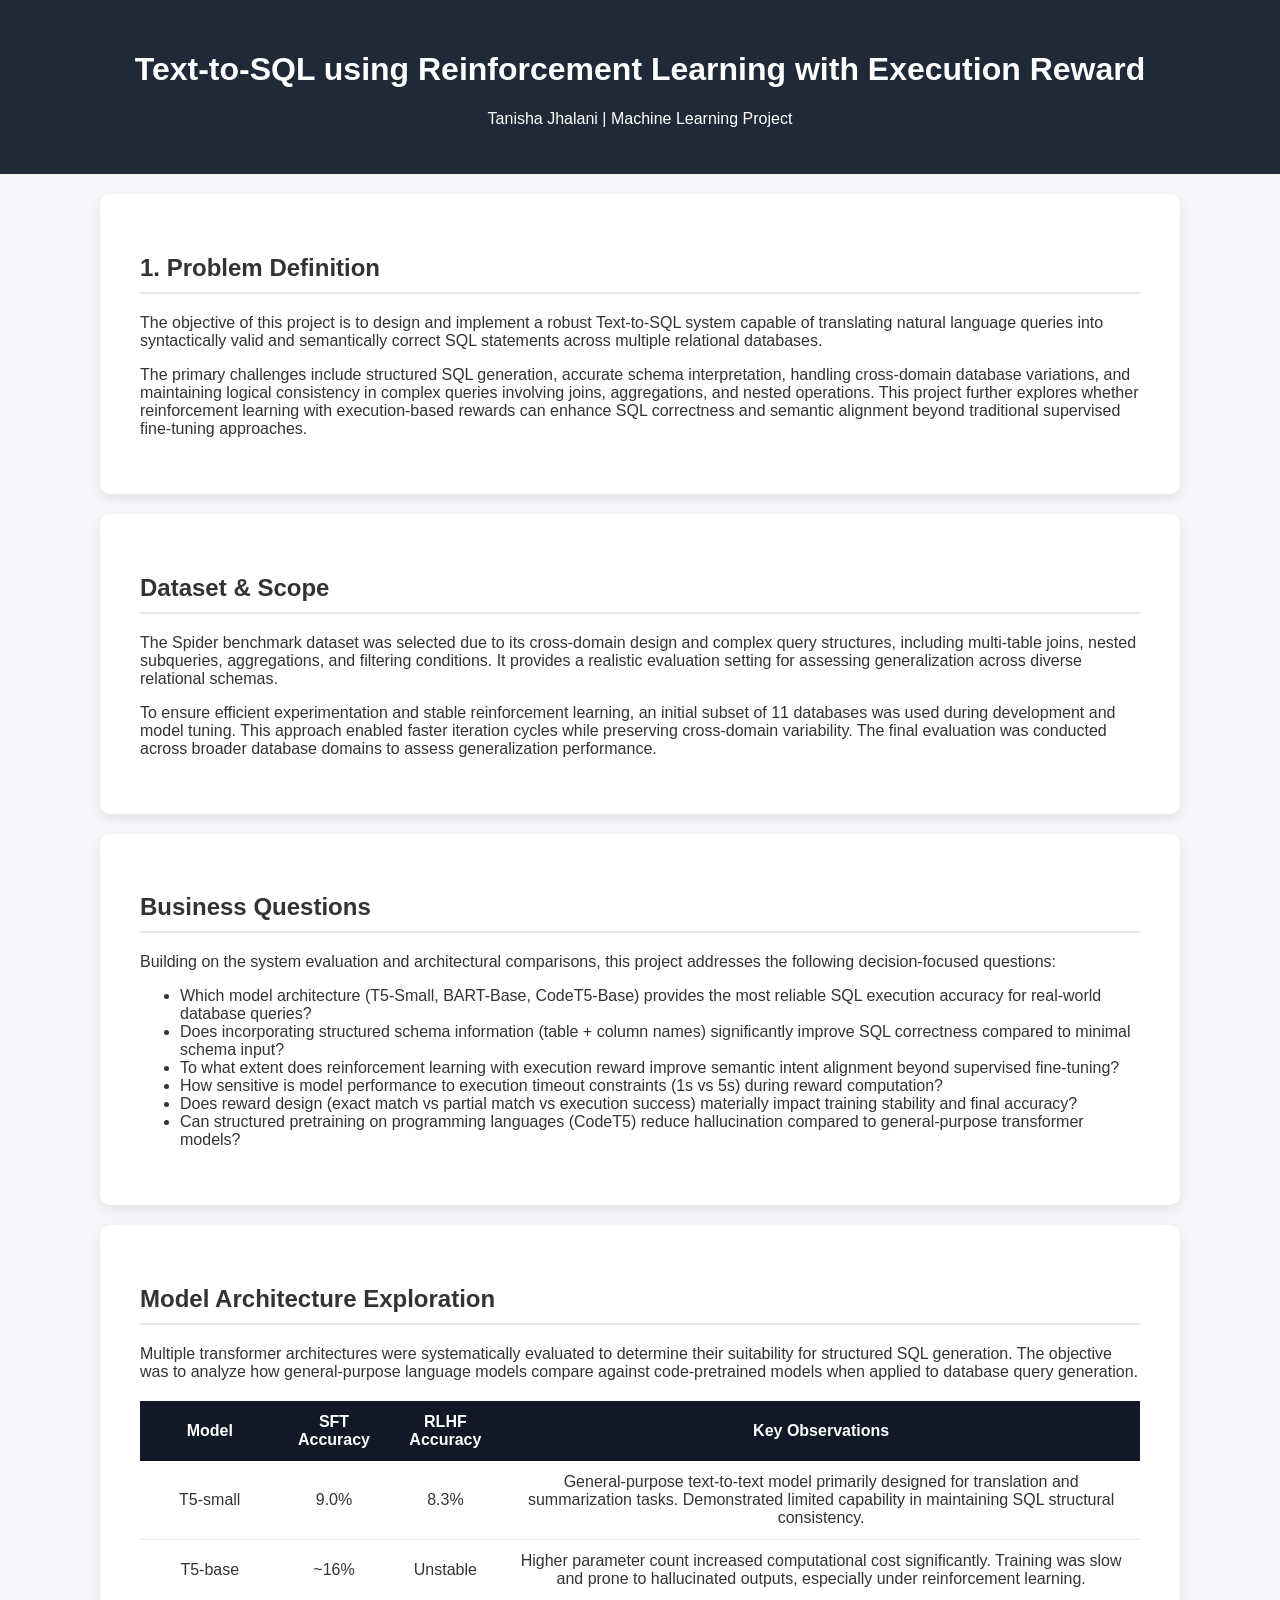
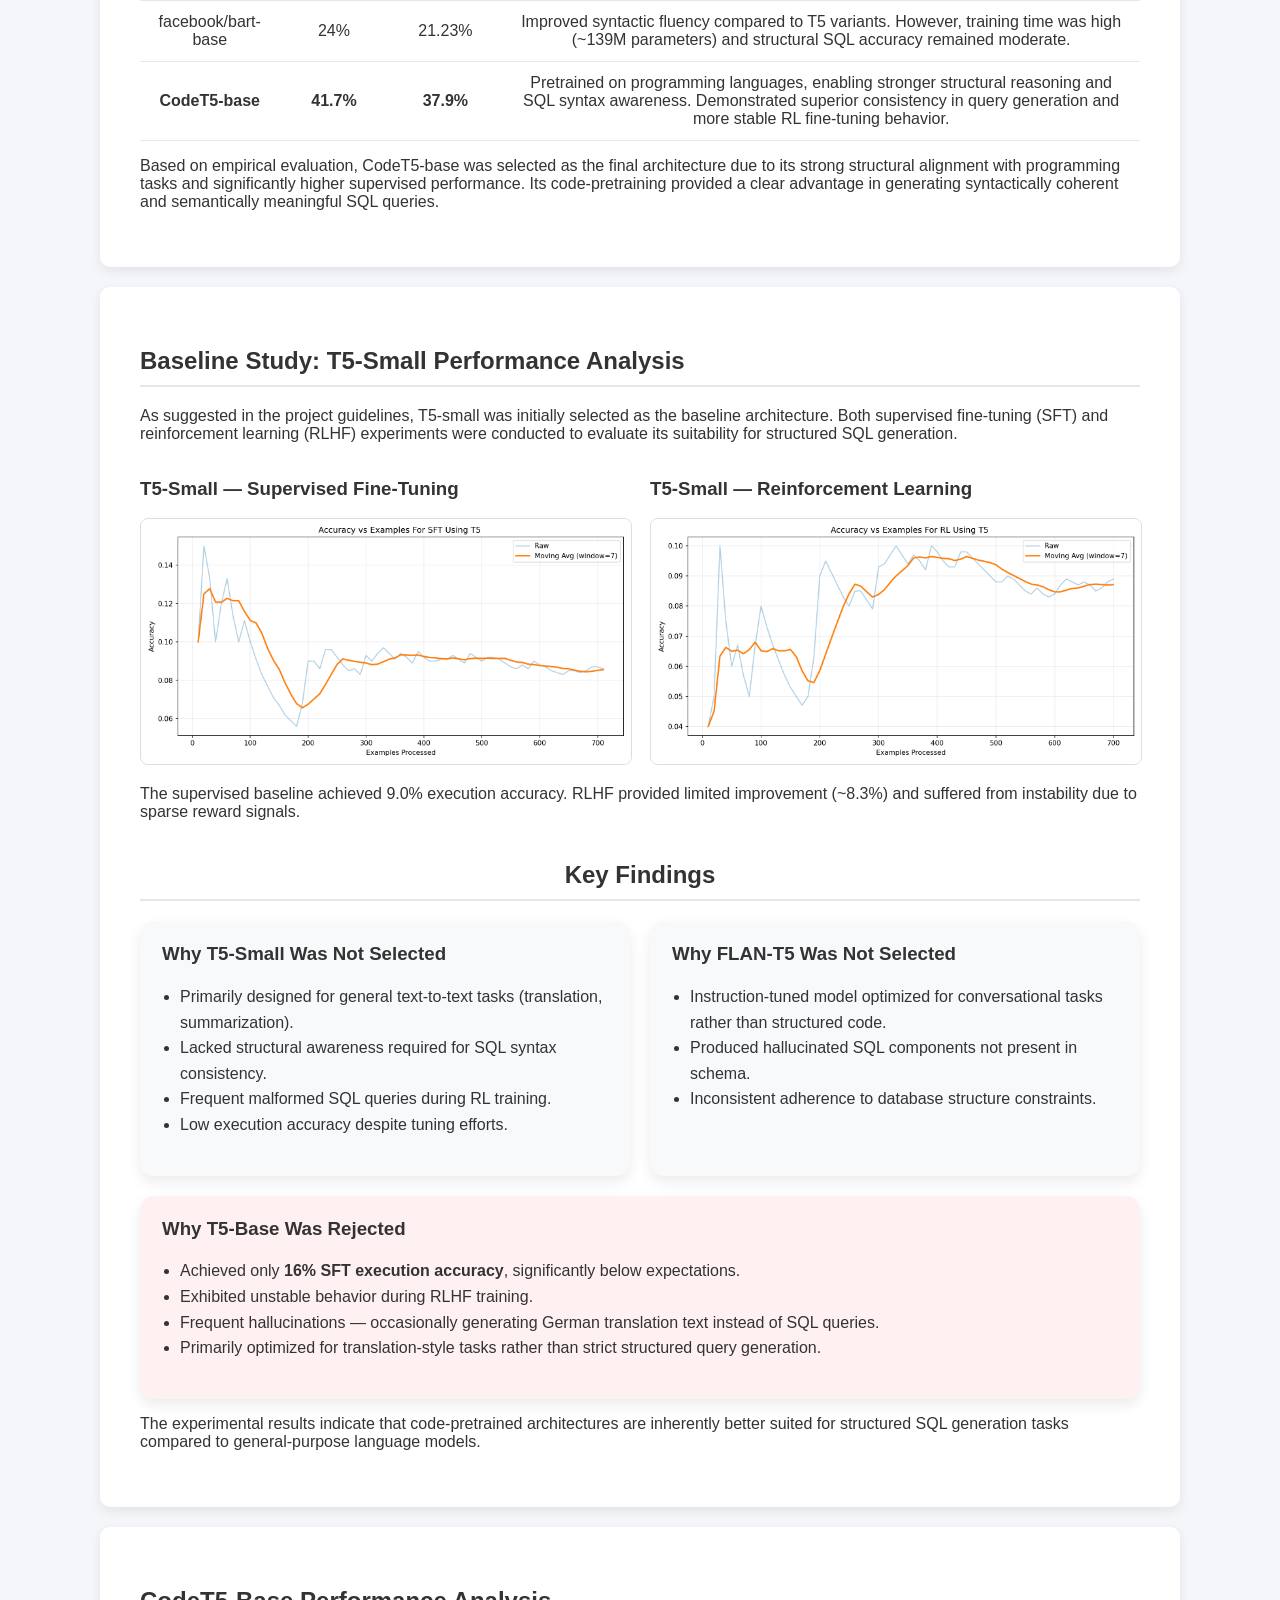
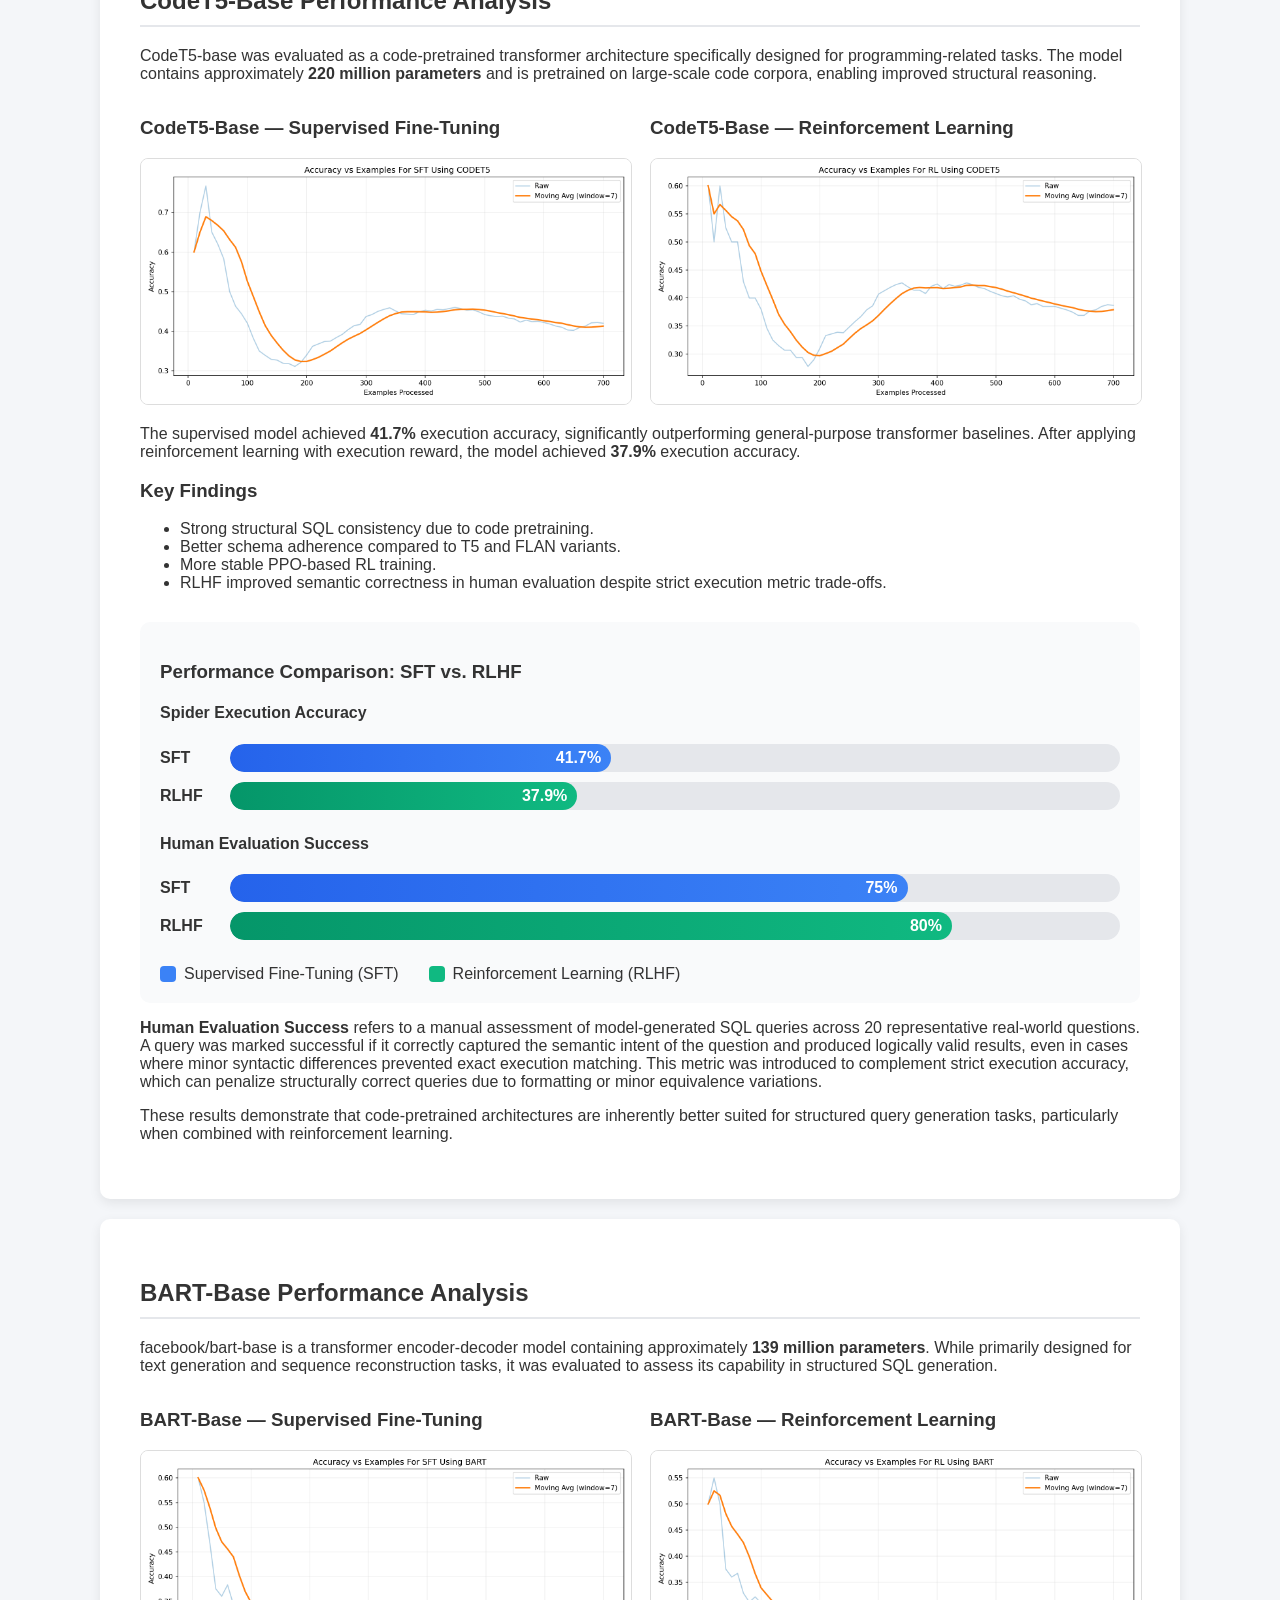
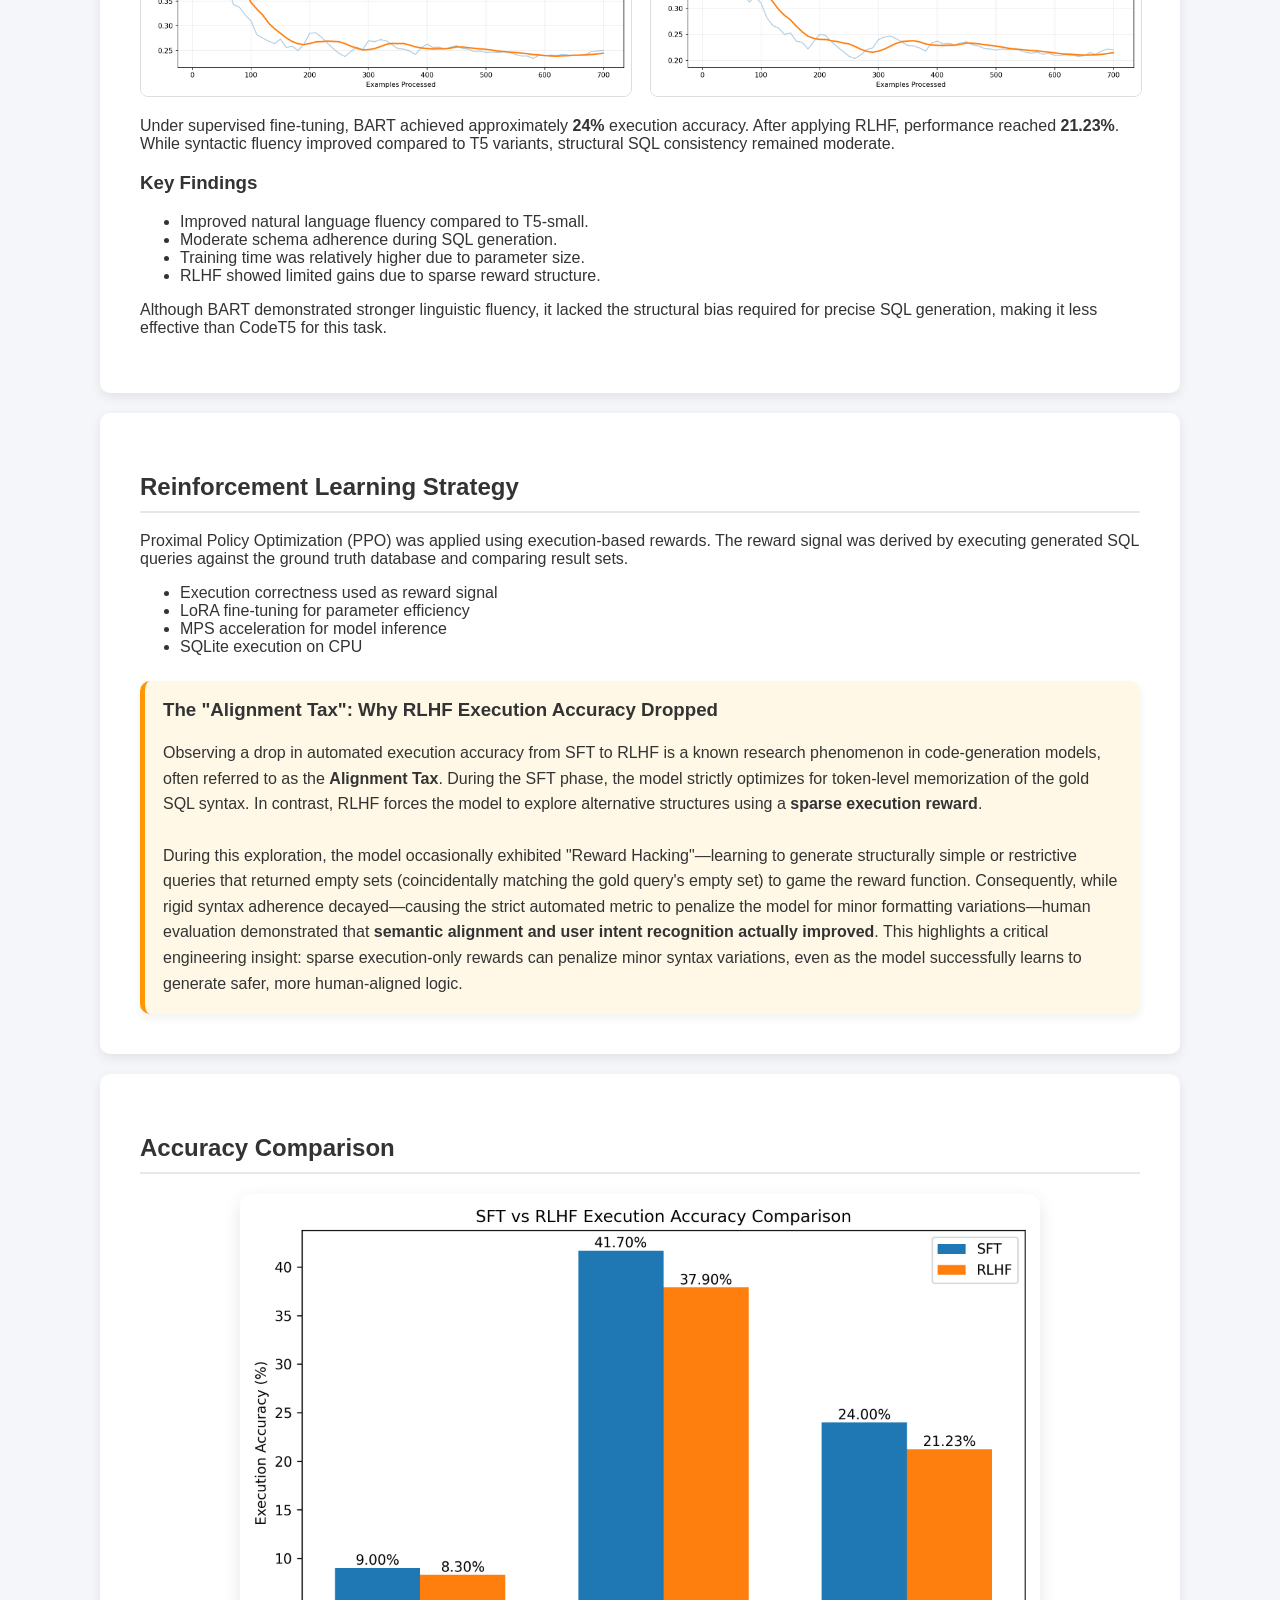
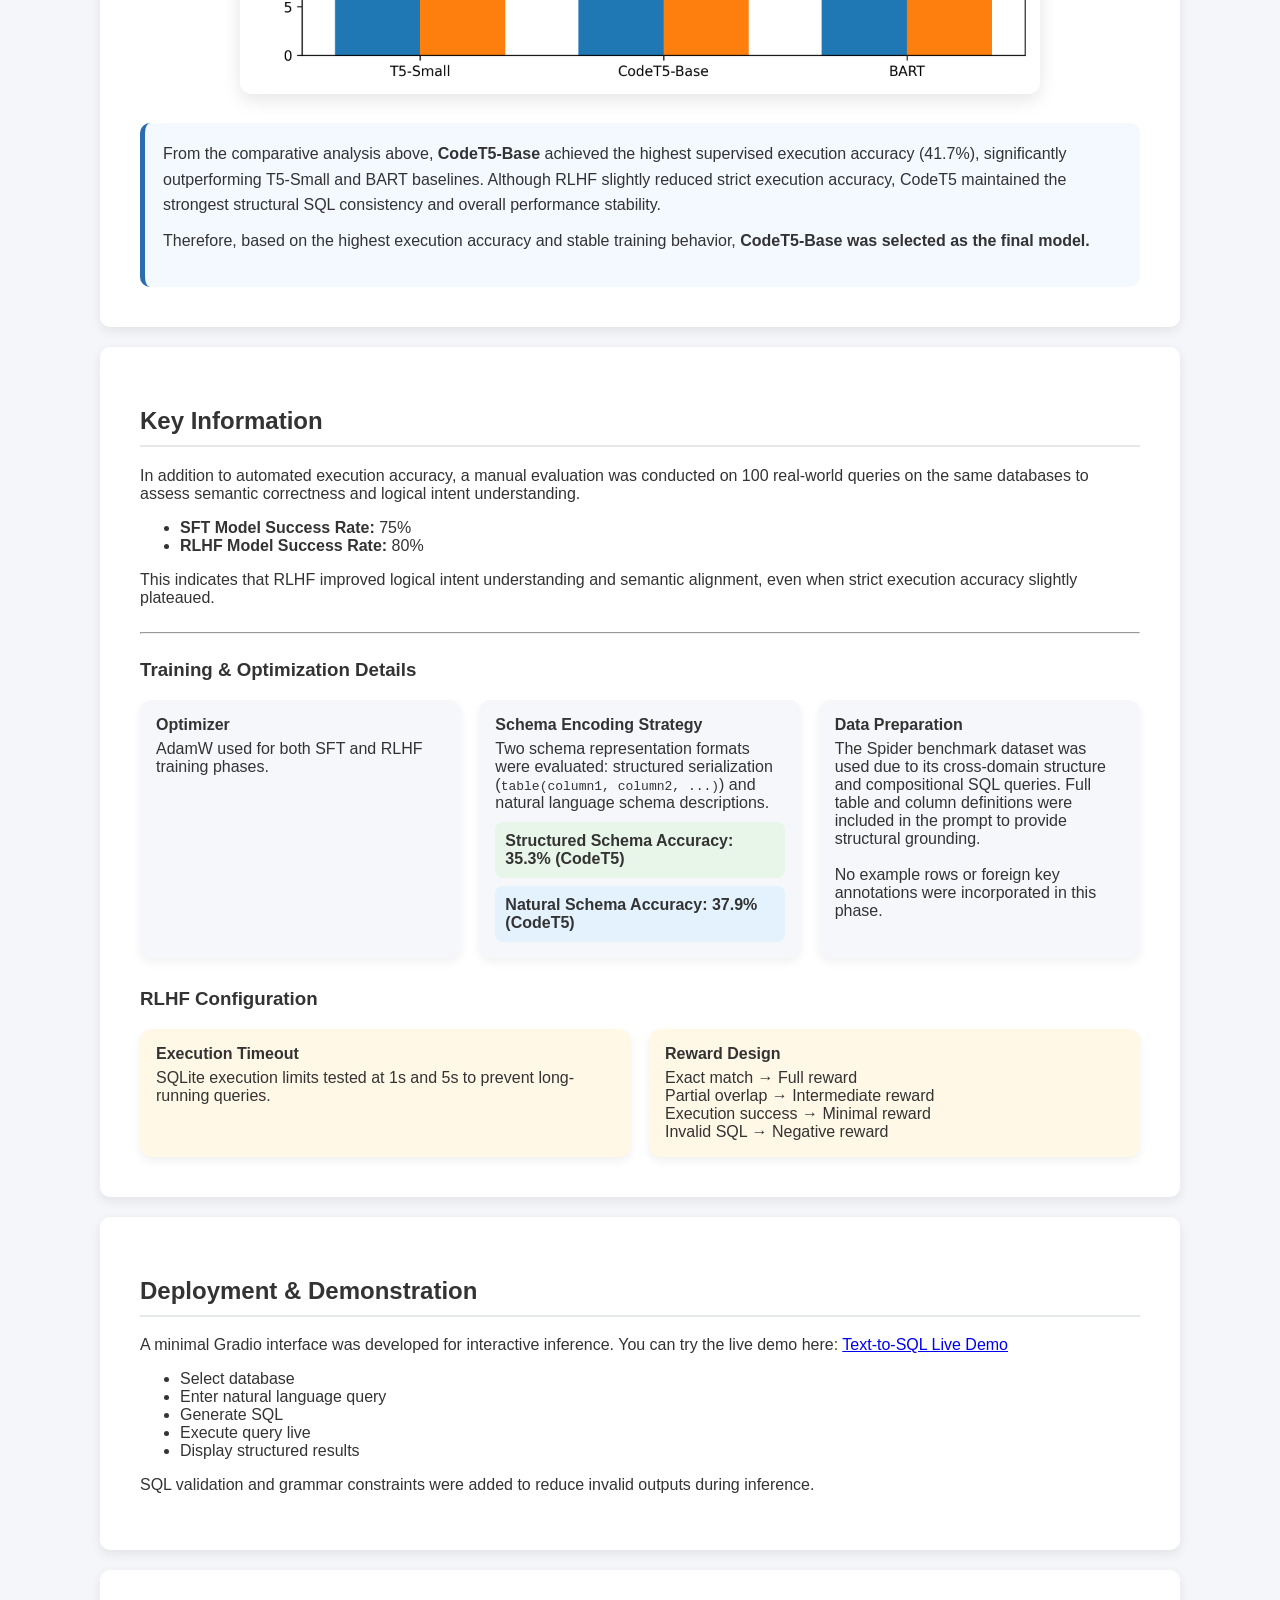
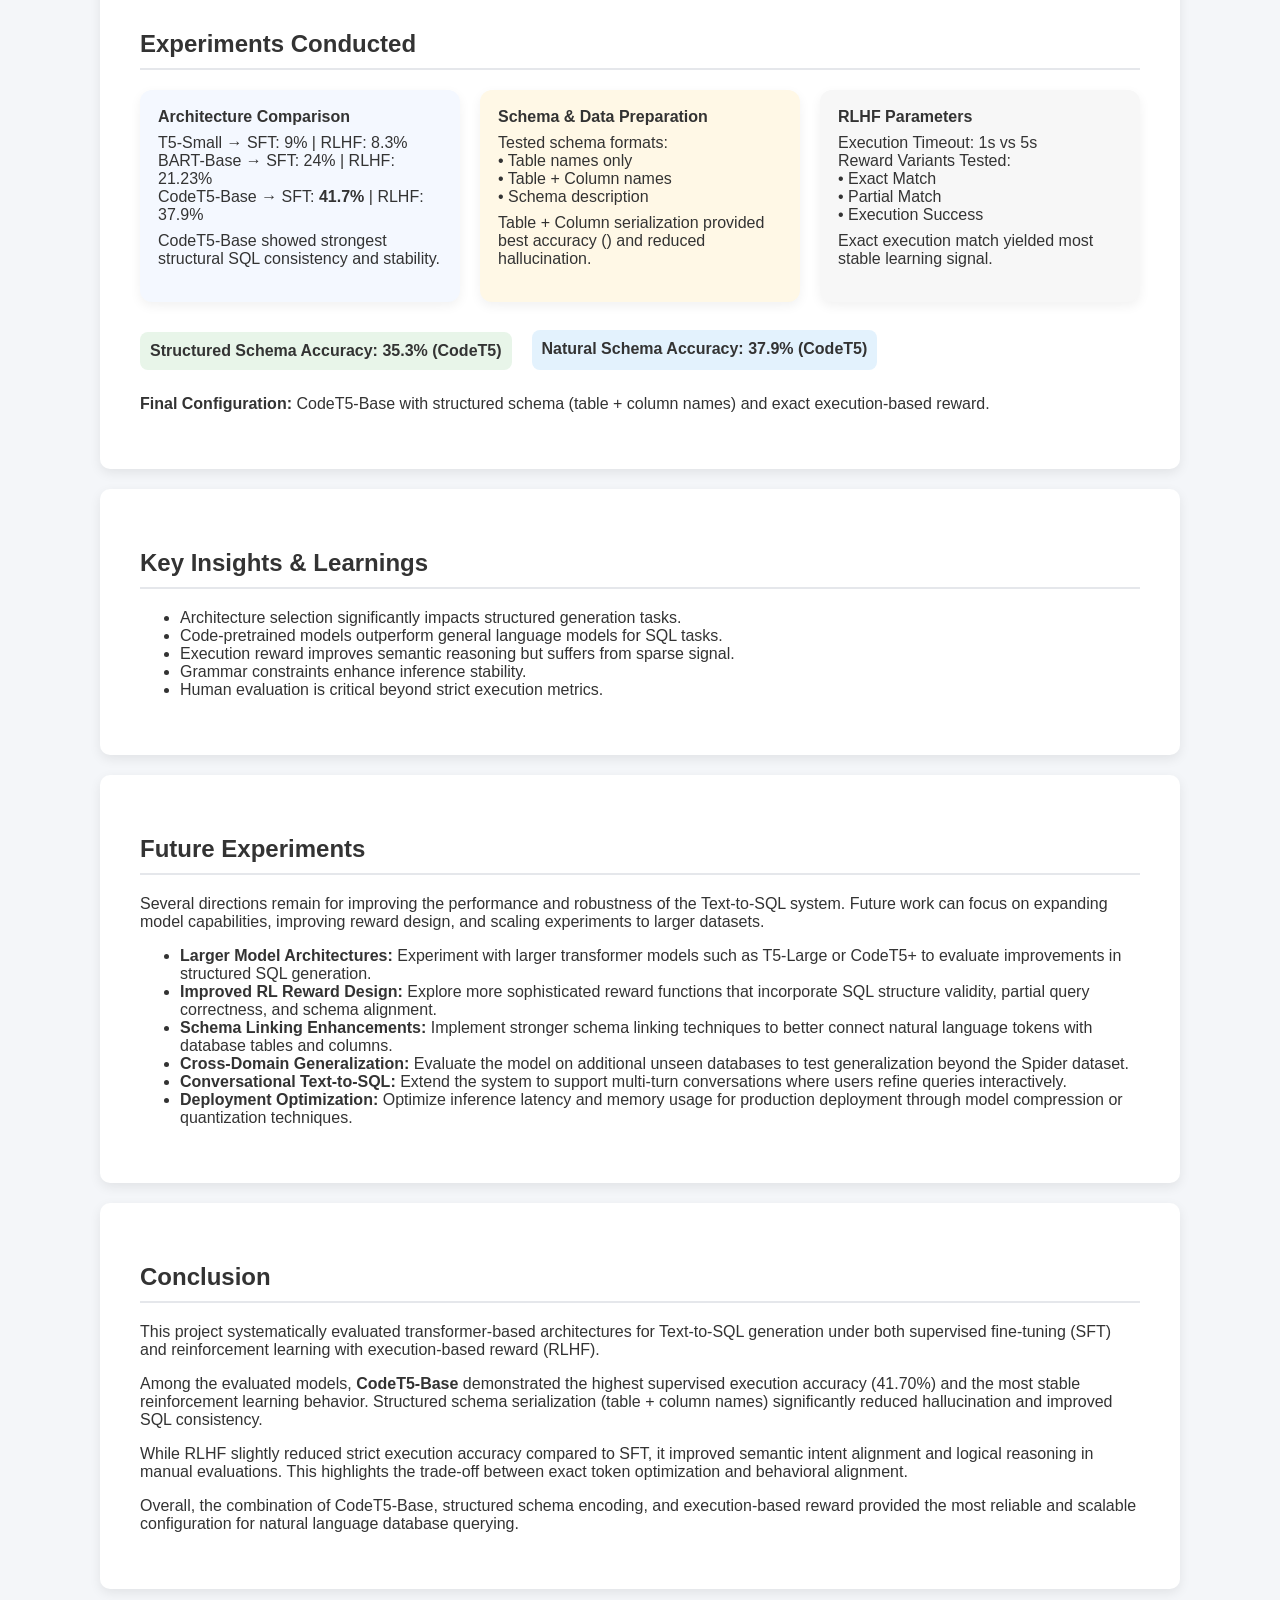
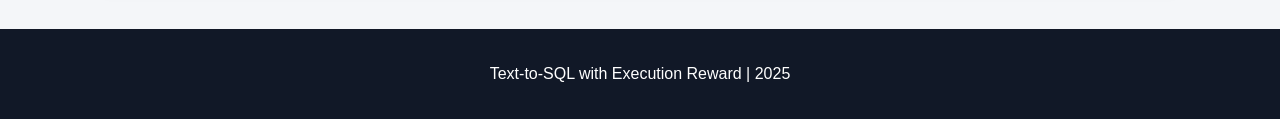
<file: docs/index.html>
<!-- <!DOCTYPE html>
<html lang="en">
<head>
    <meta charset="UTF-8">
    <meta name="viewport" content="width=device-width, initial-scale=1.0">
    <title>Results & Discussion</title>
    <link rel="stylesheet" href="style.css">
</head>
<body>
    <div class="report-container">
        <h1>Results & Discussion</h1>
        
        <h2>Effect of Reinforcement Learning from Execution Feedback</h2>
        <p>We compared three models: Base CodeT5, Supervised Fine-Tuned (SFT), and RLHF-trained model.</p>

        <table class="results-table">
            <thead>
                <tr>
                    <th>Model</th>
                    <th>Spider Execution Accuracy</th>
                    <th>Human Query Success Rate</th>
                </tr>
            </thead>
            <tbody>
                <tr>
                    <td>Base Model</td>
                    <td>0%</td>
                    <td>0%</td>
                </tr>
                <tr>
                    <td>SFT Model</td>
                    <td>45%</td>
                    <td>75%</td>
                </tr>
                <tr class="highlight-row">
                    <td><strong>RLHF Model</strong></td>
                    <td><strong>38%</strong></td>
                    <td><strong>80%</strong></td>
                </tr>
            </tbody>
        </table>

        <p>Although the RLHF model shows lower Spider benchmark accuracy than the SFT model, it achieves higher success on real user queries.</p>
        
        <p>This happens because the Spider benchmark measures exact query matching, while RLHF optimizes for executable correctness. The RLHF model learns to generate safer and simpler SQL queries that successfully run on databases even if they differ syntactically from ground truth queries.</p>
        
        <p>Therefore, RLHF improves practical usability despite reducing benchmark similarity scores.</p>
        
        <div class="takeaway-box">
            <p>This demonstrates an important real-world property of reinforcement learning for language models: <strong>optimizing for task success can outperform optimizing for dataset similarity.</strong></p>
        </div>

        <div class="chart-container">
            <h3>Performance Comparison: SFT vs. RLHF</h3>
            
            <div class="chart-section">
                <h4>Spider Accuracy</h4>
                <div class="bar-row">
                    <span class="bar-label">SFT</span>
                    <div class="bar-track">
                        <div class="bar sft-bar" style="width: 45%;">45%</div>
                    </div>
                </div>
                <div class="bar-row">
                    <span class="bar-label">RLHF</span>
                    <div class="bar-track">
                        <div class="bar rlhf-bar" style="width: 38%;">38%</div>
                    </div>
                </div>
            </div>

            <div class="chart-section">
                <h4>Human Success</h4>
                <div class="bar-row">
                    <span class="bar-label">SFT</span>
                    <div class="bar-track">
                        <div class="bar sft-bar" style="width: 75%;">75%</div>
                    </div>
                </div>
                <div class="bar-row">
                    <span class="bar-label">RLHF</span>
                    <div class="bar-track">
                        <div class="bar rlhf-bar" style="width: 80%;">80%</div>
                    </div>
                </div>
            </div>
            
            <div class="chart-legend">
                <div class="legend-item"><span class="color-box sft-box"></span> SFT Model</div>
                <div class="legend-item"><span class="color-box rlhf-box"></span> RLHF Model</div>
            </div>
        </div>
    </div>
</body>
</html> -->

<!DOCTYPE html>
<html lang="en">
<head>
    <meta charset="UTF-8">
    <title>Text-to-SQL using Reinforcement Learning with Execution Reward</title>
    <link rel="stylesheet" href="./style.css">
</head>
<body>

<header>
    <h1>Text-to-SQL using Reinforcement Learning with Execution Reward</h1>
    <p>Tanisha Jhalani | Machine Learning Project</p>
</header>

<section>
    <h2>1. Problem Definition</h2>
    <p>
    The objective of this project is to design and implement a robust Text-to-SQL system 
    capable of translating natural language queries into syntactically valid and 
    semantically correct SQL statements across multiple relational databases.
</p>

<p>
    The primary challenges include structured SQL generation, accurate schema interpretation, 
    handling cross-domain database variations, and maintaining logical consistency in complex 
    queries involving joins, aggregations, and nested operations. This project further explores 
    whether reinforcement learning with execution-based rewards can enhance SQL correctness 
    and semantic alignment beyond traditional supervised fine-tuning approaches.
</p>
</section>

<section>
    <h2> Dataset & Scope</h2>
    <p>
    The Spider benchmark dataset was selected due to its cross-domain design and 
    complex query structures, including multi-table joins, nested subqueries, 
    aggregations, and filtering conditions. It provides a realistic evaluation 
    setting for assessing generalization across diverse relational schemas.
</p>

<p>
    To ensure efficient experimentation and stable reinforcement learning, an initial 
    subset of 11 databases was used during development and model tuning. This approach 
    enabled faster iteration cycles while preserving cross-domain variability. 
    The final evaluation was conducted across broader database domains to assess 
    generalization performance.
</p>
</section>
<section>

    <h2>Business Questions</h2>

    <p>
        Building on the system evaluation and architectural comparisons, this project 
        addresses the following decision-focused questions:
    </p>

    <ul>
        <li>
            Which model architecture (T5-Small, BART-Base, CodeT5-Base) provides 
            the most reliable SQL execution accuracy for real-world database queries?
        </li>

        <li>
            Does incorporating structured schema information (table + column names) 
            significantly improve SQL correctness compared to minimal schema input?
        </li>

        <li>
            To what extent does reinforcement learning with execution reward improve 
            semantic intent alignment beyond supervised fine-tuning?
        </li>

        <li>
            How sensitive is model performance to execution timeout constraints 
            (1s vs 5s) during reward computation?
        </li>

        <li>
            Does reward design (exact match vs partial match vs execution success) 
            materially impact training stability and final accuracy?
        </li>

        <li>
            Can structured pretraining on programming languages (CodeT5) 
            reduce hallucination compared to general-purpose transformer models?
        </li>
    </ul>

</section>
<section>
    <h2> Model Architecture Exploration</h2>
    <p>
        Multiple transformer architectures were systematically evaluated to determine 
        their suitability for structured SQL generation. The objective was to analyze 
        how general-purpose language models compare against code-pretrained models 
        when applied to database query generation.
    </p>

    <table>
        <tr>
            <th>Model</th>
            <th>SFT Accuracy</th>
            <th>RLHF Accuracy</th>
            <th>Key Observations</th>
        </tr>
        <tr>
            <td>T5-small</td>
            <td>9.0%</td>
            <td>8.3%</td>
            <td>
                General-purpose text-to-text model primarily designed for translation 
                and summarization tasks. Demonstrated limited capability in maintaining 
                SQL structural consistency.
            </td>
        </tr>
        <tr>
            <td>T5-base</td>
            <td>~16%</td>
            <td>Unstable</td>
            <td>
                Higher parameter count increased computational cost significantly. 
                Training was slow and prone to hallucinated outputs, especially under 
                reinforcement learning.
            </td>
        </tr>
        <tr>
            <td>facebook/bart-base</td>
            <td>24%</td>
            <td>21.23%</td>
            <td>
                Improved syntactic fluency compared to T5 variants. However, 
                training time was high (~139M parameters) and structural SQL 
                accuracy remained moderate.
            </td>
        </tr>
        <tr>
            <td><strong>CodeT5-base</strong></td>
            <td><strong>41.7%</strong></td>
            <td><strong>37.9%</strong></td>
            <td>
                Pretrained on programming languages, enabling stronger structural 
                reasoning and SQL syntax awareness. Demonstrated superior consistency 
                in query generation and more stable RL fine-tuning behavior.
            </td>
        </tr>
    </table>

    <p>
        Based on empirical evaluation, CodeT5-base was selected as the final architecture 
        due to its strong structural alignment with programming tasks and significantly 
        higher supervised performance. Its code-pretraining provided a clear advantage 
        in generating syntactically coherent and semantically meaningful SQL queries.
    </p>
</section>
<section>
    <h2>Baseline Study: T5-Small Performance Analysis</h2>

    <p>
        As suggested in the project guidelines, T5-small was initially selected 
        as the baseline architecture. Both supervised fine-tuning (SFT) and 
        reinforcement learning (RLHF) experiments were conducted to evaluate 
        its suitability for structured SQL generation.
    </p>

    <div class="plot-grid">

        <div>
            <h3>T5-Small — Supervised Fine-Tuning</h3>
            <img src="T5_SFT_ACCURACY_PLOT.png">
            
        </div>

        <div>
            <h3>T5-Small — Reinforcement Learning</h3>
            <img src="T5__SMALL_RL_ACCURACY_PLOT.png">
        </div>

    </div>

   <p>
    The supervised baseline achieved 9.0% execution accuracy. 
    RLHF provided limited improvement (~8.3%) and suffered from instability due to sparse reward signals.
</p>

    <!-- <h3>Why T5-Small Was Not Selected</h3>
    <ul>
        <li>Primarily designed for general text-to-text tasks (translation, summarization).</li>
        <li>Lacked structural awareness required for SQL syntax consistency.</li>
        <li>Frequent malformed SQL queries during RL training.</li>
        <li>Low execution accuracy despite tuning efforts.</li>
    </ul>

    <h3>Why FLAN-T5 Was Not Selected</h3>
    <ul>
        <li>Instruction-tuned model optimized for conversational tasks rather than structured code.</li>
        <li>Produced hallucinated SQL components not present in schema.</li>
        <li>Inconsistent adherence to database structure constraints.</li>
    </ul>

    <h3>Why CodeT5 Was Selected</h3>
    <ul>
        <li>Pretrained on programming languages, including structured code patterns.</li>
        <li>Demonstrated significantly stronger SQL syntax consistency.</li>
        <li>Achieved 45% SFT accuracy — substantially outperforming other baselines.</li>
        <li>More stable reinforcement learning behavior.</li>
    </ul> -->
    
<h2 style="text-align:center; margin-top:40px;">Key Findings</h2>

<div style="display:flex; gap:20px; margin-top:20px; flex-wrap:wrap;">

    <!-- T5 Small -->
    <div style="flex:1; min-width:280px; padding:22px; border-radius:14px; background:#f8f9fb; box-shadow:0 6px 14px rgba(0,0,0,0.08);">
        <h3 style="margin-top:0;">Why T5-Small Was Not Selected</h3>
        <ul style="padding-left:18px; line-height:1.6;">
            <li>Primarily designed for general text-to-text tasks (translation, summarization).</li>
            <li>Lacked structural awareness required for SQL syntax consistency.</li>
            <li>Frequent malformed SQL queries during RL training.</li>
            <li>Low execution accuracy despite tuning efforts.</li>
        </ul>
    </div>

    <!-- FLAN T5 -->
    <div style="flex:1; min-width:280px; padding:22px; border-radius:14px; background:#f8f9fb; box-shadow:0 6px 14px rgba(0,0,0,0.08);">
        <h3 style="margin-top:0;">Why FLAN-T5 Was Not Selected</h3>
        <ul style="padding-left:18px; line-height:1.6;">
            <li>Instruction-tuned model optimized for conversational tasks rather than structured code.</li>
            <li>Produced hallucinated SQL components not present in schema.</li>
            <li>Inconsistent adherence to database structure constraints.</li>
        </ul>
    </div>

    <!-- T5 Base -->
    <div style="flex:1; min-width:280px; padding:22px; border-radius:14px; background:#fff1f1; box-shadow:0 6px 14px rgba(0,0,0,0.08);">
        <h3 style="margin-top:0;">Why T5-Base Was Rejected</h3>
        <ul style="padding-left:18px; line-height:1.6;">
            <li>Achieved only <strong>16% SFT execution accuracy</strong>, significantly below expectations.</li>
            <li>Exhibited unstable behavior during RLHF training.</li>
            <li>Frequent hallucinations — occasionally generating German translation text instead of SQL queries.</li>
            <li>Primarily optimized for translation-style tasks rather than strict structured query generation.</li>
        </ul>
    </div>

</div>
    <p>
        The experimental results indicate that code-pretrained architectures are 
        inherently better suited for structured SQL generation tasks compared to 
        general-purpose language models.
    </p>

</section>
<section>
    <h2> CodeT5-Base Performance Analysis</h2>

    <p>
        CodeT5-base was evaluated as a code-pretrained transformer architecture 
        specifically designed for programming-related tasks. The model contains 
        approximately <strong>220 million parameters</strong> and is pretrained on 
        large-scale code corpora, enabling improved structural reasoning.
    </p>
 
    <div class="plot-grid">

        <div>
            <h3>CodeT5-Base — Supervised Fine-Tuning</h3>
            <img src="./CODET5_SFT_ACCURACY_PLOT.png">
        </div>

        <div>
            <h3>CodeT5-Base — Reinforcement Learning</h3>
            <img src="CODET5__SMALL_RL_ACCURACY_PLOT.png">
        </div>

    </div>

    <p>
        The supervised model achieved <strong>41.7%</strong> execution accuracy, 
        significantly outperforming general-purpose transformer baselines. 
        After applying reinforcement learning with execution reward, the model 
        achieved <strong>37.9%</strong> execution accuracy.
    </p>

    <h3>Key Findings</h3>

<ul>
    <li>Strong structural SQL consistency due to code pretraining.</li>
    <li>Better schema adherence compared to T5 and FLAN variants.</li>
    <li>More stable PPO-based RL training.</li>
    <li>RLHF improved semantic correctness in human evaluation despite strict execution metric trade-offs.</li>
</ul>

<div class="chart-container">
    <h3>Performance Comparison: SFT vs. RLHF</h3>
    
    <div class="chart-section">
        <h4>Spider Execution Accuracy</h4>

        <div class="bar-row">
            <span class="bar-label">SFT</span>
            <div class="bar-track">
                <div class="bar sft-bar" style="width: 41.7%;">41.7%</div>
            </div>
        </div>

        <div class="bar-row">
            <span class="bar-label">RLHF</span>
            <div class="bar-track">
                <div class="bar rlhf-bar" style="width: 37.9%;">37.9%</div>
            </div>
        </div>
    </div>

    <div class="chart-section">
        <h4>Human Evaluation Success</h4>

        <div class="bar-row">
            <span class="bar-label">SFT</span>
            <div class="bar-track">
                <div class="bar sft-bar" style="width: 75%;">75%</div>
            </div>
        </div>

        <div class="bar-row">
            <span class="bar-label">RLHF</span>
            <div class="bar-track">
                <div class="bar rlhf-bar" style="width: 80%;">80%</div>
            </div>
        </div>
    </div>
    
    <div class="chart-legend">
        <div class="legend-item">
            <span class="color-box sft-box"></span> Supervised Fine-Tuning (SFT)
        </div>
        <div class="legend-item">
            <span class="color-box rlhf-box"></span> Reinforcement Learning (RLHF)
        </div>
    </div>
</div>
<p>
    <strong>Human Evaluation Success</strong> refers to a manual assessment of model-generated 
    SQL queries across 20 representative real-world questions. A query was marked successful 
    if it correctly captured the semantic intent of the question and produced logically valid 
    results, even in cases where minor syntactic differences prevented exact execution matching. 
    This metric was introduced to complement strict execution accuracy, which can penalize 
    structurally correct queries due to formatting or minor equivalence variations.
</p>
    <p>
        These results demonstrate that code-pretrained architectures are 
        inherently better suited for structured query generation tasks, 
        particularly when combined with reinforcement learning.
    </p>

</section>
<section>
    <h2> BART-Base Performance Analysis</h2>

    <p>
        facebook/bart-base is a transformer encoder-decoder model containing 
        approximately <strong>139 million parameters</strong>. While primarily 
        designed for text generation and sequence reconstruction tasks, it was 
        evaluated to assess its capability in structured SQL generation.
    </p>

    <div class="plot-grid">

        <div>
            <h3>BART-Base — Supervised Fine-Tuning</h3>
            <img src="BART_SFT_ACCURACY_PLOT.png">
        </div>

        <div>
            <h3>BART-Base — Reinforcement Learning</h3>
            <img src="BART_RL_ACCURACY_PLOT.png">
        </div>

    </div>

    <p>
        Under supervised fine-tuning, BART achieved approximately 
        <strong>24%</strong> execution accuracy. After applying RLHF, 
        performance reached <strong>21.23%</strong>. While syntactic fluency 
        improved compared to T5 variants, structural SQL consistency remained moderate.
    </p>

    <h3>Key Findings</h3>
    <ul>
        <li>Improved natural language fluency compared to T5-small.</li>
        <li>Moderate schema adherence during SQL generation.</li>
        <li>Training time was relatively higher due to parameter size.</li>
        <li>RLHF showed limited gains due to sparse reward structure.</li>
    </ul>

    <p>
        Although BART demonstrated stronger linguistic fluency, it lacked the 
        structural bias required for precise SQL generation, making it less 
        effective than CodeT5 for this task.
    </p>

    <!-- <p>
        <strong>Human Evaluation Success</strong> for BART showed moderate 
        semantic understanding; however, logical precision in multi-table joins 
        and aggregation queries remained inconsistent.
    </p> -->

</section>
<section>
    <h2>Reinforcement Learning Strategy</h2>
    <p>
        Proximal Policy Optimization (PPO) was applied using execution-based rewards. 
        The reward signal was derived by executing generated SQL queries against 
        the ground truth database and comparing result sets.
    </p>
    <ul>
        <li>Execution correctness used as reward signal</li>
        <li>LoRA fine-tuning for parameter efficiency</li>
        <li>MPS acceleration for model inference</li>
        <li>SQLite execution on CPU</li>
    </ul>
  <div style="margin-top:25px; padding:18px; border-left:5px solid #ff9800; background-color:#fff8e6; border-radius:10px; box-shadow:0 4px 10px rgba(0,0,0,0.06);">

    <h3 style="margin-top:0;">The "Alignment Tax": Why RLHF Execution Accuracy Dropped</h3>
<p style="margin-bottom:0; line-height:1.6;">
    Observing a drop in automated execution accuracy from SFT to RLHF is a known research phenomenon in code-generation models, often referred to as the <strong>Alignment Tax</strong>. During the SFT phase, the model strictly optimizes for token-level memorization of the gold SQL syntax. In contrast, RLHF forces the model to explore alternative structures using a <strong>sparse execution reward</strong>. 
    <br><br>
    During this exploration, the model occasionally exhibited "Reward Hacking"—learning to generate structurally simple or restrictive queries that returned empty sets (coincidentally matching the gold query's empty set) to game the reward function. Consequently, while rigid syntax adherence decayed—causing the strict automated metric to penalize the model for minor formatting variations—human evaluation demonstrated that <strong>semantic alignment and user intent recognition actually improved</strong>. This highlights a critical engineering insight: sparse execution-only rewards can penalize minor syntax variations, even as the model successfully learns to generate safer, more human-aligned logic.
</p>
</div>
</section>

<section>
    <h2> Accuracy Comparison</h2>

    <div style="text-align:center; margin-top:20px;">
        <img src="MODEL_COMPARISON_ACCURACY.png" 
             style="max-width:800px; width:100%; border-radius:12px; box-shadow:0 6px 18px rgba(0,0,0,0.1);">
    </div>

    <div style="margin-top:25px; padding:18px; background:#f4f8ff; border-left:5px solid #2b6cb0; border-radius:10px;">
        <p style="margin:0; line-height:1.6;">
            From the comparative analysis above, <strong>CodeT5-Base</strong> achieved the highest supervised execution accuracy (41.7%),
            significantly outperforming T5-Small and BART baselines. Although RLHF slightly reduced strict execution accuracy,
            CodeT5 maintained the strongest structural SQL consistency and overall performance stability.
        </p>
        <p style="margin-top:10px; line-height:1.6;">
            Therefore, based on the highest execution accuracy and stable training behavior,
            <strong>CodeT5-Base was selected as the final model.</strong>
        </p>
    </div>

</section>
<section>
    <h2>Key Information</h2>

    <p>
        In addition to automated execution accuracy, a manual evaluation was conducted 
        on 100 real-world queries on the same databases to assess semantic correctness and logical intent understanding.
    </p>

    <ul>
        <li><strong>SFT Model Success Rate:</strong> 75%</li>
        <li><strong>RLHF Model Success Rate:</strong> 80%</li>
    </ul>

    <p>
        This indicates that RLHF improved logical intent understanding and semantic alignment,
        even when strict execution accuracy slightly plateaued.
    </p>

    <hr style="margin:25px 0;">

    <h3>Training & Optimization Details</h3>

    <div style="display:flex; flex-wrap:wrap; gap:18px; margin-top:15px;">

        <div style="flex:1; min-width:240px; padding:16px; border-radius:12px; background:#f5f7fa; box-shadow:0 4px 10px rgba(0,0,0,0.06);">
            <strong>Optimizer</strong>
            <p style="margin:6px 0 0 0;">AdamW used for both SFT and RLHF training phases.</p>
        </div>

      <div style="flex:1; min-width:240px; padding:16px; border-radius:12px; background:#f5f7fa; box-shadow:0 4px 10px rgba(0,0,0,0.06);">
    <strong>Schema Encoding Strategy</strong>
    <p style="margin:6px 0 0 0;">
        Two schema representation formats were evaluated:
        structured serialization (<code>table(column1, column2, ...)</code>) 
        and natural language schema descriptions.
    </p>

    <div style="margin-top:10px; padding:10px; border-radius:8px; background:#e8f5e9; font-weight:600;">
        Structured Schema Accuracy: 35.3% (CodeT5)
    </div>

    <div style="margin-top:8px; padding:10px; border-radius:8px; background:#e3f2fd; font-weight:600;">
        Natural Schema Accuracy: 37.9% (CodeT5)
    </div>
</div>

<div style="flex:1; min-width:240px; padding:16px; border-radius:12px; background:#f5f7fa; box-shadow:0 4px 10px rgba(0,0,0,0.06);">
    <strong>Data Preparation</strong>
    <p style="margin:6px 0 0 0;">
        The Spider benchmark dataset was used due to its cross-domain structure 
        and compositional SQL queries. Full table and column definitions were 
        included in the prompt to provide structural grounding.
        <br><br>
        No example rows or foreign key annotations were incorporated in this phase.
    </p>
</div>

    </div>

    <h3 style="margin-top:30px;">RLHF Configuration</h3>

    <div style="display:flex; flex-wrap:wrap; gap:18px; margin-top:15px;">

        <div style="flex:1; min-width:240px; padding:16px; border-radius:12px; background:#fff8e6; box-shadow:0 4px 10px rgba(0,0,0,0.06);">
            <strong>Execution Timeout</strong>
            <p style="margin:6px 0 0 0;">
                SQLite execution limits tested at 1s and 5s to prevent long-running queries.
            </p>
        </div>

        <div style="flex:1; min-width:240px; padding:16px; border-radius:12px; background:#fff8e6; box-shadow:0 4px 10px rgba(0,0,0,0.06);">
            <strong>Reward Design</strong>
            <p style="margin:6px 0 0 0;">
                Exact match → Full reward<br>
                Partial overlap → Intermediate reward<br>
                Execution success → Minimal reward<br>
                Invalid SQL → Negative reward
            </p>
        </div>

    </div>

</section>

<section>
    <h2>Deployment & Demonstration</h2>

    <p>
        A minimal Gradio interface was developed for interactive inference. 
        You can try the live demo here:
        <a href="https://huggingface.co/spaces/tjhalanigrid/text2sql-demo" target="_blank">
            Text-to-SQL Live Demo
        </a>
    </p>

    <ul>
        <li>Select database</li>
        <li>Enter natural language query</li>
        <li>Generate SQL</li>
        <li>Execute query live</li>
        <li>Display structured results</li>
    </ul>

    <p>
        SQL validation and grammar constraints were added to reduce invalid outputs 
        during inference.
    </p>

    
</section>
<section>

    <h2> Experiments Conducted</h2>

    <div style="display:flex; flex-wrap:wrap; gap:20px; margin-top:20px;">

        <!-- ARCHITECTURE -->
        <div style="flex:1; min-width:260px; padding:18px; border-radius:12px; 
                    background:#f4f8ff; box-shadow:0 4px 12px rgba(0,0,0,0.06);">
            <strong>Architecture Comparison</strong>
            <p style="margin:8px 0 0 0;">
                T5-Small → SFT: 9% | RLHF: 8.3%<br>
                BART-Base → SFT: 24% | RLHF: 21.23%<br>
                CodeT5-Base → SFT: <strong>41.7%</strong> | RLHF: 37.9%
            </p>
            <p style="margin-top:8px;">
                CodeT5-Base showed strongest structural SQL consistency and stability.
            </p>
        </div>

        <!-- SCHEMA & DATA -->
        <div style="flex:1; min-width:260px; padding:18px; border-radius:12px; 
                    background:#fff8e6; box-shadow:0 4px 12px rgba(0,0,0,0.06);">
            <strong>Schema & Data Preparation</strong>
            <p style="margin:8px 0 0 0;">
                Tested schema formats:
                <br>• Table names only 
                <br>• Table + Column names
                <br>• Schema description
                
            </p>
            <p style="margin-top:8px;">
                Table + Column serialization provided best accuracy () and reduced hallucination.
            </p>
        </div>

        <!-- RL PARAMETERS -->
        <div style="flex:1; min-width:260px; padding:18px; border-radius:12px; 
                    background:#f7f7f7; box-shadow:0 4px 12px rgba(0,0,0,0.06);">
            <strong>RLHF Parameters</strong>
            <p style="margin:8px 0 0 0;">
                Execution Timeout: 1s vs 5s<br>
                Reward Variants Tested:
                <br>• Exact Match
                <br>• Partial Match
                <br>• Execution Success
            </p>
            <p style="margin-top:8px;">
                Exact execution match yielded most stable learning signal.
            </p>
        </div>
        <div style="margin-top:10px; padding:10px; border-radius:8px; background:#e8f5e9; font-weight:600;">
        Structured Schema Accuracy: 35.3% (CodeT5)
    </div>

    <div style="margin-top:8px; padding:10px; border-radius:8px; background:#e3f2fd; font-weight:600;">
        Natural Schema Accuracy: 37.9% (CodeT5)
    </div>
    </div>

    <p style="margin-top:25px;">
        <strong>Final Configuration:</strong> CodeT5-Base with structured schema 
        (table + column names) and exact execution-based reward.
    </p>

</section>
<section>
    <h2> Key Insights & Learnings</h2>
    <ul>
        <li>Architecture selection significantly impacts structured generation tasks.</li>
        <li>Code-pretrained models outperform general language models for SQL tasks.</li>
        <li>Execution reward improves semantic reasoning but suffers from sparse signal.</li>
        <li>Grammar constraints enhance inference stability.</li>
        <li>Human evaluation is critical beyond strict execution metrics.</li>
    </ul>
</section>
<section>
    <h2>Future Experiments</h2>

    <p>
        Several directions remain for improving the performance and robustness of the
        Text-to-SQL system. Future work can focus on expanding model capabilities,
        improving reward design, and scaling experiments to larger datasets.
    </p>

    <ul>
        <li>
            <strong>Larger Model Architectures:</strong>
            Experiment with larger transformer models such as T5-Large or CodeT5+ to
            evaluate improvements in structured SQL generation.
        </li>

        <li>
            <strong>Improved RL Reward Design:</strong>
            Explore more sophisticated reward functions that incorporate SQL structure
            validity, partial query correctness, and schema alignment.
        </li>

        <li>
            <strong>Schema Linking Enhancements:</strong>
            Implement stronger schema linking techniques to better connect natural
            language tokens with database tables and columns.
        </li>

        <li>
            <strong>Cross-Domain Generalization:</strong>
            Evaluate the model on additional unseen databases to test generalization
            beyond the Spider dataset.
        </li>

        <li>
            <strong>Conversational Text-to-SQL:</strong>
            Extend the system to support multi-turn conversations where users refine
            queries interactively.
        </li>

        <li>
            <strong>Deployment Optimization:</strong>
            Optimize inference latency and memory usage for production deployment
            through model compression or quantization techniques.
        </li>
    </ul>
</section>

<section>

    <h2> Conclusion</h2>

    <p>
        This project systematically evaluated transformer-based architectures for 
        Text-to-SQL generation under both supervised fine-tuning (SFT) and 
        reinforcement learning with execution-based reward (RLHF).
    </p>

    <p>
        Among the evaluated models, <strong>CodeT5-Base</strong> demonstrated the 
        highest supervised execution accuracy (41.70%) and the most stable reinforcement 
        learning behavior. Structured schema serialization (table + column names) 
        significantly reduced hallucination and improved SQL consistency.
    </p>

    <p>
        While RLHF slightly reduced strict execution accuracy compared to SFT, 
        it improved semantic intent alignment and logical reasoning in manual evaluations.
        This highlights the trade-off between exact token optimization and behavioral alignment.
    </p>

    <p>
        Overall, the combination of CodeT5-Base, structured schema encoding, and 
        execution-based reward provided the most reliable and scalable configuration 
        for natural language database querying.
    </p>

</section>
<footer>
    <p>Text-to-SQL with Execution Reward | 2025</p>
</footer>

</body>
</html>
</file>
<file: docs/style.css>
body {
    font-family: Arial, sans-serif;
    margin: 0;
    background-color: #f4f6f9;
    color: #333;
}

header {
    background-color: #1f2937;
    color: white;
    padding: 30px;
    text-align: center;
}

section {
    padding: 40px;
    margin: 20px auto;
    max-width: 1000px;
    background: white;
    border-radius: 10px;
    box-shadow: 0px 4px 12px rgba(0,0,0,0.08);
}

h2 {
    border-bottom: 2px solid #e5e7eb;
    padding-bottom: 10px;
}

table {
    width: 100%;
    border-collapse: collapse;
    margin-top: 20px;
}

table th {
    background-color: #111827;
    color: white;
    padding: 12px;
}

table td {
    padding: 12px;
    border-bottom: 1px solid #e5e7eb;
    text-align: center;
}

.plot-grid {
    display: grid;
    grid-template-columns: repeat(auto-fit, minmax(300px, 1fr));
    gap: 20px;
}

.plot-grid img {
    width: 100%;
    border-radius: 8px;
    border: 1px solid #ddd;
}

footer {
    text-align: center;
    padding: 20px;
    background-color: #111827;
    color: white;
    margin-top: 40px;
}
/* ========================= */
/* Performance Chart Styling */
/* ========================= */

.chart-container {
    margin-top: 30px;
    padding: 20px;
    background: #f9fafb;
    border-radius: 10px;
}

.chart-section {
    margin-bottom: 25px;
}

.bar-row {
    display: flex;
    align-items: center;
    margin-bottom: 10px;
}

.bar-label {
    width: 70px;
    font-weight: bold;
}

.bar-track {
    flex: 1;
    background: #e5e7eb;
    border-radius: 20px;
    overflow: hidden;
    height: 28px;
}

.bar {
    height: 100%;
    line-height: 28px;
    text-align: right;
    padding-right: 10px;
    color: white;
    font-weight: bold;
    border-radius: 20px;
}

.sft-bar {
    background: linear-gradient(90deg, #2563eb, #3b82f6);
}

.rlhf-bar {
    background: linear-gradient(90deg, #059669, #10b981);
}

.chart-legend {
    display: flex;
    gap: 30px;
    margin-top: 20px;
}

.legend-item {
    display: flex;
    align-items: center;
    gap: 8px;
}

.color-box {
    width: 16px;
    height: 16px;
    border-radius: 4px;
}

.sft-box {
    background: #3b82f6;
}

.rlhf-box {
    background: #10b981;
}
</file>
